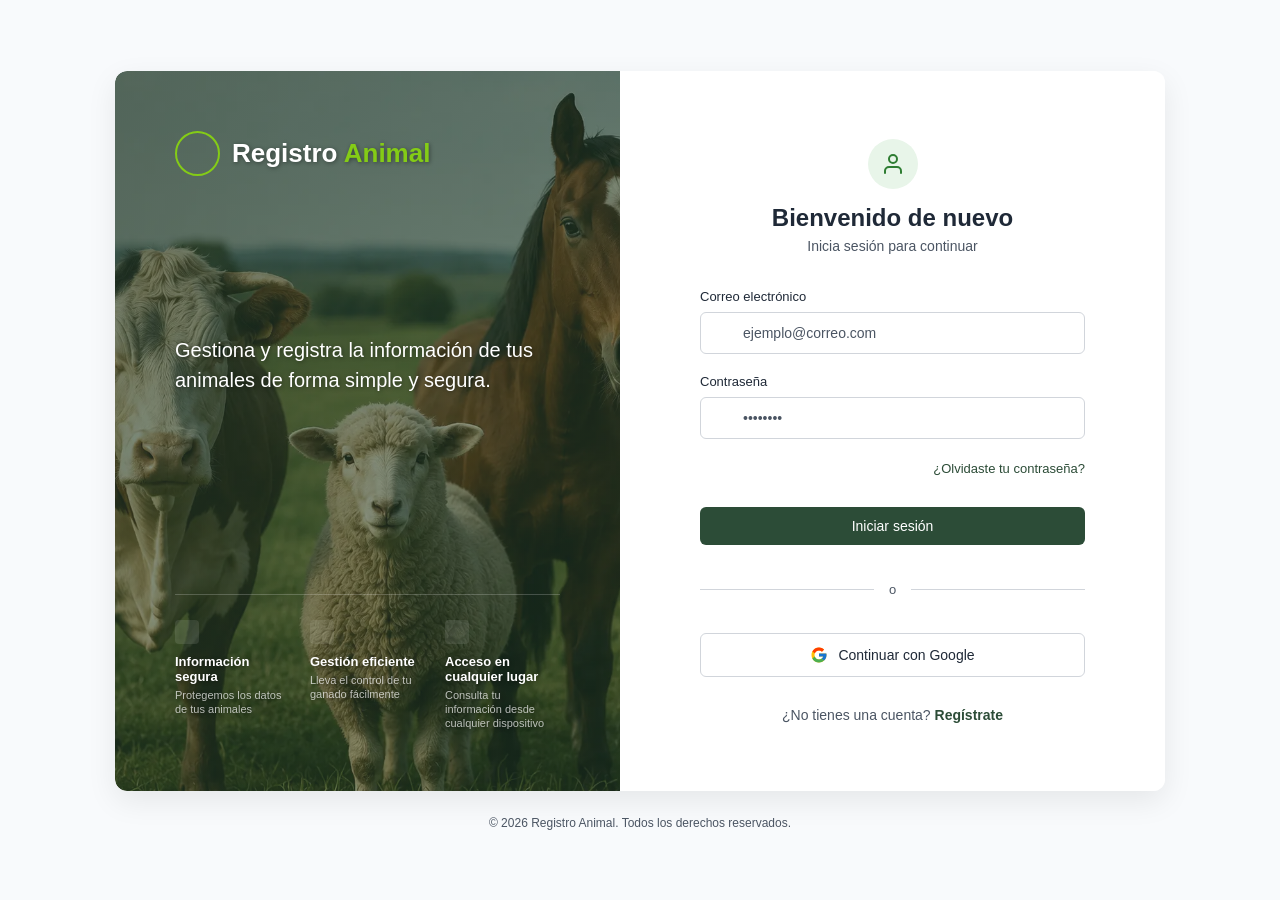
<file: login.html>
<!DOCTYPE html>
<html lang="es">
<head>
    <!-- Configuración para que los acentos y las eñes se lean correctamente -->
    <meta charset="UTF-8">
    
    <!-- Línea clave para que la página sea responsive y se adapte al tamaño de cualquier celular -->
    <meta name="viewport" content="width=device-width, initial-scale=1.0">
    
    <title>Registro Animal - Iniciar Sesión</title>
    <link rel="stylesheet" href="css/style.css?v=2">
</head>
<body>

    <!-- Contenedor principal de la tarjeta de inicio de sesión -->
    <main class="login-container">

        <!-- SECCIÓN IZQUIERDA: Panel informativo (El fondo se maneja desde el CSS con 'img/portada.png') -->
        <section class="info-panel">
            <div class="logo-container">
                <div class="logo-icon"></div> 
                <h1>Registro <span>Animal</span></h1>
            </div>

            <p class="slogan">Gestiona y registra la información de tus animales de forma simple y segura.</p>

            <!-- Bloque de características/beneficios en la parte inferior -->
            <div class="features-grid">
                <article class="feature-item">
                    <div class="icon-secure"></div>
                    <h2>Información segura</h2>
                    <p>Protegemos los datos de tus animales</p>
                </article>

                <article class="feature-item">
                    <div class="icon-management"></div>
                    <h2>Gestión eficiente</h2>
                    <p>Lleva el control de tu ganado fácilmente</p>
                </article>

                <article class="feature-item">
                    <div class="icon-access"></div>
                    <h2>Acceso en cualquier lugar</h2>
                    <p>Consulta tu información desde cualquier dispositivo</p>
                </article>
            </div>
        </section>


        <!-- SECCIÓN DERECHA: Formulario interactivo de inicio de sesión -->
        <section class="form-panel">
            
            <header class="form-header">
                <div class="lock-icon">
                    <svg viewBox="0 0 24 24" fill="none" stroke="currentColor" stroke-width="2" stroke-linecap="round" stroke-linejoin="round" aria-hidden="true"><path d="M20 21v-2a4 4 0 0 0-4-4H8a4 4 0 0 0-4 4v2"></path><circle cx="12" cy="7" r="4"></circle></svg>
                </div>
                <h2>Bienvenido de nuevo</h2>
                <p>Inicia sesión para continuar</p>
            </header>

            <form action="#" method="POST" class="login-form">
                
                <!-- Campo: Correo electrónico -->
                <div class="input-group">
                    <label for="email">Correo electrónico</label>
                    <div class="input-wrapper">
                        <span class="input-icon icon-mail"></span>
                        <input type="email" id="email" name="email" placeholder="ejemplo@correo.com" required>
                    </div>
                </div>

                <!-- Campo: Contraseña -->
                <div class="input-group">
                    <label for="password">Contraseña</label>
                    <div class="input-wrapper">
                        <span class="input-icon icon-lock"></span>
                        <input type="password" id="password" name="password" placeholder="••••••••" required>
                        <button type="button" class="toggle-password" aria-label="Mostrar contraseña"></button>
                    </div>
                </div>

                <!-- Enlace de recuperación -->
                <div class="form-actions">
                    <a href="#" class="forgot-password">¿Olvidaste tu contraseña?</a>
                </div>

                <!-- Botón para enviar el formulario -->
                <button type="submit" class="btn-submit">Iniciar sesión</button>
                
                <!-- Divisor decorativo -->
                <div class="divider">
                    <span>o</span>
                </div>

                <!-- Botón alternativo de inicio con Google -->
                <button type="button" class="btn-google">
                    <svg class="google-logo" viewBox="0 0 48 48" width="18" height="18" aria-hidden="true">
                        <path fill="#FFC107" d="M43.611,20.083H42V20H24v8h11.303c-1.649,4.657-6.08,8-11.303,8c-6.627,0-12-5.373-12-12c0-6.627,5.373-12,12-12c3.059,0,5.842,1.154,7.961,3.039l5.657-5.657C34.046,6.053,29.268,4,24,4C12.955,4,4,12.955,4,24c0,11.045,8.955,20,20,20c11.045,0,20-8.955,20-20C44,22.659,43.862,21.35,43.611,20.083z"/>
                        <path fill="#FF3D00" d="M6.306,14.691l6.571,4.819C14.655,15.108,18.961,12,24,12c3.059,0,5.842,1.154,7.961,3.039l5.657-5.657C34.046,6.053,29.268,4,24,4C16.318,4,9.656,8.337,6.306,14.691z"/>
                        <path fill="#4CAF50" d="M24,44c5.166,0,9.86-1.977,13.409-5.192l-6.19-5.238C29.211,35.091,26.715,36,24,36c-5.202,0-9.619-3.317-11.283-7.946l-6.522,5.025C9.505,39.556,16.227,44,24,44z"/>
                        <path fill="#1976D2" d="M43.611,20.083H42V20H24v8h11.303c-0.792,2.237-2.231,4.166-4.087,5.571c0.001-0.001,0.002-0.001,0.003-0.002l6.19,5.238C36.971,39.205,44,34,44,24C44,22.659,43.862,21.35,43.611,20.083z"/>
                    </svg>
                    Continuar con Google
                </button>

            </form>

            <!-- Pie del formulario para derivar a registro -->
            <footer class="form-footer">
                <p>¿No tienes una cuenta? <a href="#">Regístrate</a></p>
            </footer>

        </section>

    </main>

    <footer class="main-footer">
        <p>&copy; 2026 Registro Animal. Todos los derechos reservados.</p>
    </footer>
<script src="js/main.js"></script>
</body>
</html>
</file>
<file: css/style.css>
/* ==========================================================================
   VARIABLES GLOBALES (MODO CLARO POR DEFECTO)
   Alineadas con welcome.css para que ambas páginas se vean consistentes
   ========================================================================== */
:root {
    --login-bg: #f8fafc;
    --form-bg: #ffffff;
    --input-border: #d1d5db;
    --text-main: #1f2937;
    --text-muted: #4b5563;

    --primary-green: #2c4c37;
    --light-green: #84cc16;
}

/* ==========================================================================
   VARIABLES MODO OSCURO (idénticas a welcome.css)
   ========================================================================== */
body.dark-mode {
    --login-bg: #0b1311;
    --form-bg: #14201c;
    --input-border: #2c3e3a;
    --text-main: #ffffff;
    --text-muted: #9ca3af;
}

/* ==========================================================================
   1. RESETEO Y CONFIGURACIÓN GLOBAL
   ========================================================================== */
* {
    margin: 0;
    padding: 0;
    box-sizing: border-box;
    font-family: 'Segoe UI', Tahoma, Geneva, Verdana, sans-serif;
}

body {
    background-color: var(--login-bg);
    color: var(--text-main);
    min-height: 100vh;
    display: flex;
    flex-direction: column;
    justify-content: center;
    align-items: center;
    padding: 20px;
    transition: background-color 0.3s ease, color 0.3s ease;
}

/* Foco visible para accesibilidad (igual que en welcome.css) */
a:focus-visible,
button:focus-visible {
    outline: 2px solid var(--light-green);
    outline-offset: 3px;
    border-radius: 4px;
}

@media (prefers-reduced-motion: reduce) {
    *, *::before, *::after {
        animation-duration: 0.01ms !important;
        animation-iteration-count: 1 !important;
        transition-duration: 0.01ms !important;
    }
}

/* ==========================================================================
   2. CONTENEDOR PRINCIPAL (TARJETA)
   ========================================================================== */
.login-container {
    background-color: var(--form-bg);
    width: 100%;
    max-width: 1050px;
    height: 720px;
    display: flex; /* Divide la tarjeta en dos columnas */
    border-radius: 12px;
    overflow: hidden;
    box-shadow: 0 10px 30px rgba(0, 0, 0, 0.08);
    transition: background-color 0.3s ease, box-shadow 0.3s ease;
}

body.dark-mode .login-container {
    background-color: var(--login-bg); 
    box-shadow: 0 10px 30px rgba(0, 0, 0, 0.5);
}

/* ==========================================================================
   3. SECCIÓN IZQUIERDA: PANEL INFORMATIVO (CON IMAGEN)
   ========================================================================== */
.info-panel {
    flex: 1; /* Toma el 50% del espacio */
    position: relative;
    padding: 60px;
    display: flex;
    flex-direction: column;
    justify-content: space-between;
    color: #ffffff;

    /* Degradado de marca (mismo verde --primary-green en rgb) sobre la foto de portada */
    background-image:
        linear-gradient(135deg, rgba(36, 61, 44, 0.65), rgba(44, 76, 55, 0.45)),
        url('../img/portada.webp');
    background-size: cover;
    background-position: center 20%;
    background-repeat: no-repeat;
    border-radius: 12px 0 0 12px;
    text-shadow: 1px 1px 4px rgba(0, 0, 0, 0.4);
}

/* El panel de la foto mantiene siempre su propia paleta de marca,
   independiente del modo claro/oscuro del sitio */
.logo-container,
.slogan,
.features-grid {
    position: relative;
    z-index: 2;
}

/* Logo */
.logo-container {
    display: flex;
    align-items: center;
    gap: 12px;
}

.logo-icon {
    width: 45px;
    height: 45px;
    border: 2px solid var(--light-green);
    border-radius: 50%;
}

.logo-container h1 {
    font-size: 26px;
    font-weight: 600;
}

.logo-container h1 span {
    color: var(--light-green); /* Mismo verde lima que "Animal" en welcome.css */
}

/* Eslogan del medio */
.slogan {
    font-size: 20px;
    line-height: 1.5;
    max-width: 380px;
    font-weight: 400;
    margin-top: -40px;
}

/* Cuadrícula inferior de beneficios */
.features-grid {
    display: grid;
    grid-template-columns: repeat(3, 1fr);
    gap: 20px;
    border-top: 1px solid rgba(255, 255, 255, 0.2);
    padding-top: 25px;
}

.feature-item h2 {
    font-size: 13px;
    font-weight: 600;
    margin-bottom: 4px;
}

.feature-item p {
    font-size: 11px;
    color: rgba(255, 255, 255, 0.7);
    line-height: 1.3;
}

/* Espacio para los mini iconos inferiores */
.icon-secure, .icon-management, .icon-access {
    width: 24px;
    height: 24px;
    margin-bottom: 10px;
    background-color: rgba(255, 255, 255, 0.1); /* Marcador de posición */
    border-radius: 4px;
}

/* ==========================================================================
   4. SECCIÓN DERECHA: FORMULARIO
   ========================================================================== */
.form-panel {
    flex: 1; /* Toma el otro 50% del espacio */
    padding: 60px 80px;
    display: flex;
    flex-direction: column;
    justify-content: center;
    background-color: var(--form-bg);
    transition: background-color 0.3s ease;
}

body.dark-mode .form-panel {
    background-color: var(--login-bg); 
}

/* Encabezado del formulario */
.form-header {
    text-align: center;
    margin-bottom: 35px;
}

.lock-icon {
    width: 50px;
    height: 50px;
    background-color: #e8f5e9;
    color: #2e7d32;
    border-radius: 50%;
    margin: 0 auto 15px;
    display: flex;
    align-items: center;
    justify-content: center;
    transition: background-color 0.3s ease, color 0.3s ease;
}

.lock-icon svg {
    width: 24px;
    height: 24px;
}

body.dark-mode .lock-icon {
    background-color: rgba(132, 204, 22, 0.15);
    color: var(--light-green);
}

.form-header h2 {
    font-size: 24px;
    color: var(--text-main);
    margin-bottom: 6px;
}

.form-header p {
    font-size: 14px;
    color: var(--text-muted);
}

/* Campos de entrada (Inputs) */
.login-form {
    display: flex;
    flex-direction: column;
    gap: 20px;
}

.input-group {
    display: flex;
    flex-direction: column;
    gap: 8px;
}

.input-group label {
    font-size: 13px;
    font-weight: 500;
    color: var(--text-main);
}

.input-wrapper {
    position: relative;
    display: flex;
    align-items: center;
}

.input-wrapper input {
    width: 100%;
    padding: 12px 16px 12px 42px; /* Espacio extra a la izquierda para el icono */
    border: 1px solid var(--input-border);
    border-radius: 6px;
    font-size: 14px;
    color: var(--text-main);
    background-color: var(--form-bg);
    outline: none;
    transition: border-color 0.2s, background-color 0.2s, color 0.2s;
}

.input-wrapper input::placeholder {
    color: var(--text-muted);
}

.input-wrapper input:focus {
    border-color: var(--primary-green);
    box-shadow: 0 0 0 3px rgba(44, 76, 55, 0.1);
}

body.dark-mode .input-wrapper input:focus {
    border-color: var(--light-green);
    box-shadow: 0 0 0 3px rgba(132, 204, 22, 0.15);
}

/* Iconos dentro de los inputs */
.input-icon {
    position: absolute;
    left: 14px;
    color: var(--text-muted);
}

.toggle-password {
    position: absolute;
    right: 14px;
    background: none;
    border: none;
    cursor: pointer;
    color: var(--text-muted);
}

/* Enlace Olvidaste tu contraseña */
.form-actions {
    text-align: right;
}

.forgot-password {
    font-size: 13px;
    color: var(--primary-green);
    text-decoration: none;
    font-weight: 500;
}

body.dark-mode .forgot-password {
    color: var(--light-green);
}

.forgot-password:hover {
    text-decoration: underline;
}

/* Botones */
.btn-submit {
    background-color: var(--primary-green);
    color: #ffffff;
    border: none;
    padding: 11px;
    border-radius: 6px;
    font-size: 14px;
    font-weight: 500;
    cursor: pointer;
    transition: background-color 0.2s, color 0.2s;
    margin-top: 10px;
}

.btn-submit:hover {
    background-color: #1f3a2a;
}

body.dark-mode .btn-submit {
    background-color: var(--light-green);
    color: #0b1311;
}

body.dark-mode .btn-submit:hover {
    background-color: #9ee62a;
}

/* Separador 'o' */
.divider {
    text-align: center;
    position: relative;
    margin: 15px 0;
}

.divider::before {
    content: '';
    position: absolute;
    top: 50%; left: 0; width: 100%; height: 1px;
    background-color: var(--input-border);
    z-index: 1;
}

.divider span {
    background-color: var(--form-bg);
    padding: 0 15px;
    font-size: 13px;
    color: var(--text-muted);
    position: relative;
    z-index: 2;
}

/* Botón de Google */
.btn-google {
    background-color: var(--form-bg);
    color: var(--text-main);
    border: 1px solid var(--input-border);
    padding: 12px;
    border-radius: 6px;
    font-size: 14px;
    font-weight: 500;
    cursor: pointer;
    display: flex;
    align-items: center;
    justify-content: center;
    gap: 10px;
    transition: background-color 0.2s, border-color 0.2s, color 0.2s;
}

.btn-google:hover {
    background-color: rgba(0, 0, 0, 0.03);
}

body.dark-mode .btn-google:hover {
    background-color: rgba(255, 255, 255, 0.05);
}

.google-logo {
    width: 18px;
    height: 18px;
}

/* Pie del formulario (Regístrate) */
.form-footer {
    text-align: center;
    margin-top: 30px;
    font-size: 14px;
    color: var(--text-muted);
}

.form-footer a {
    color: var(--primary-green);
    text-decoration: none;
    font-weight: 600;
}

body.dark-mode .form-footer a {
    color: var(--light-green);
}

.form-footer a:hover {
    text-decoration: underline;
}

/* ==========================================================================
   5. PIE DE PÁGINA GLOBAL (COPYRIGHT)
   ========================================================================== */
.main-footer {
    margin-top: 25px;
    font-size: 12px;
    color: var(--text-muted);
    text-align: center;
}

/* ==========================================================================
   6. OPTIMIZACIÓN ULTRA-RESPONSIVA PARA CELULARES
   ========================================================================== */
@media (max-width: 850px) {
    body {
        padding: 0;
        background-color: var(--form-bg);
        justify-content: flex-start;
    }

    /* Columna: imagen arriba, formulario abajo */
    .login-container {
        flex-direction: column;
        height: auto;
        max-width: 100%;
        border-radius: 0;
        box-shadow: none;
        border: none;
    }

    .info-panel {
        display: flex !important;
        width: 100%;
        height: 260px; /* Altura fija controlada para no tapar todo el celular */
        padding: 25px;
        border-radius: 0;
        justify-content: center;
        align-items: center;
        background-position: center 30%;
    }

    /* Ocultamos textos largos y beneficios para dejar espacio limpio a la imagen */
    .slogan, .features-grid {
        display: none !important;
    }

    .logo-container {
        margin-top: 0;
    }

    .logo-container h1 {
        font-size: 22px;
    }

    .form-panel {
        width: 100%;
        padding: 35px 24px;
    }

    .form-header {
        margin-bottom: 25px;
        text-align: center;
    }

    .form-header h2 {
        font-size: 22px;
    }

    /* Inputs cómodos para los dedos */
    .input-wrapper input {
        padding: 14px 16px 14px 42px;
        font-size: 16px;
    }

    .btn-submit, .btn-google {
        padding: 13px;
        font-size: 15px;
    }
}
</file>
